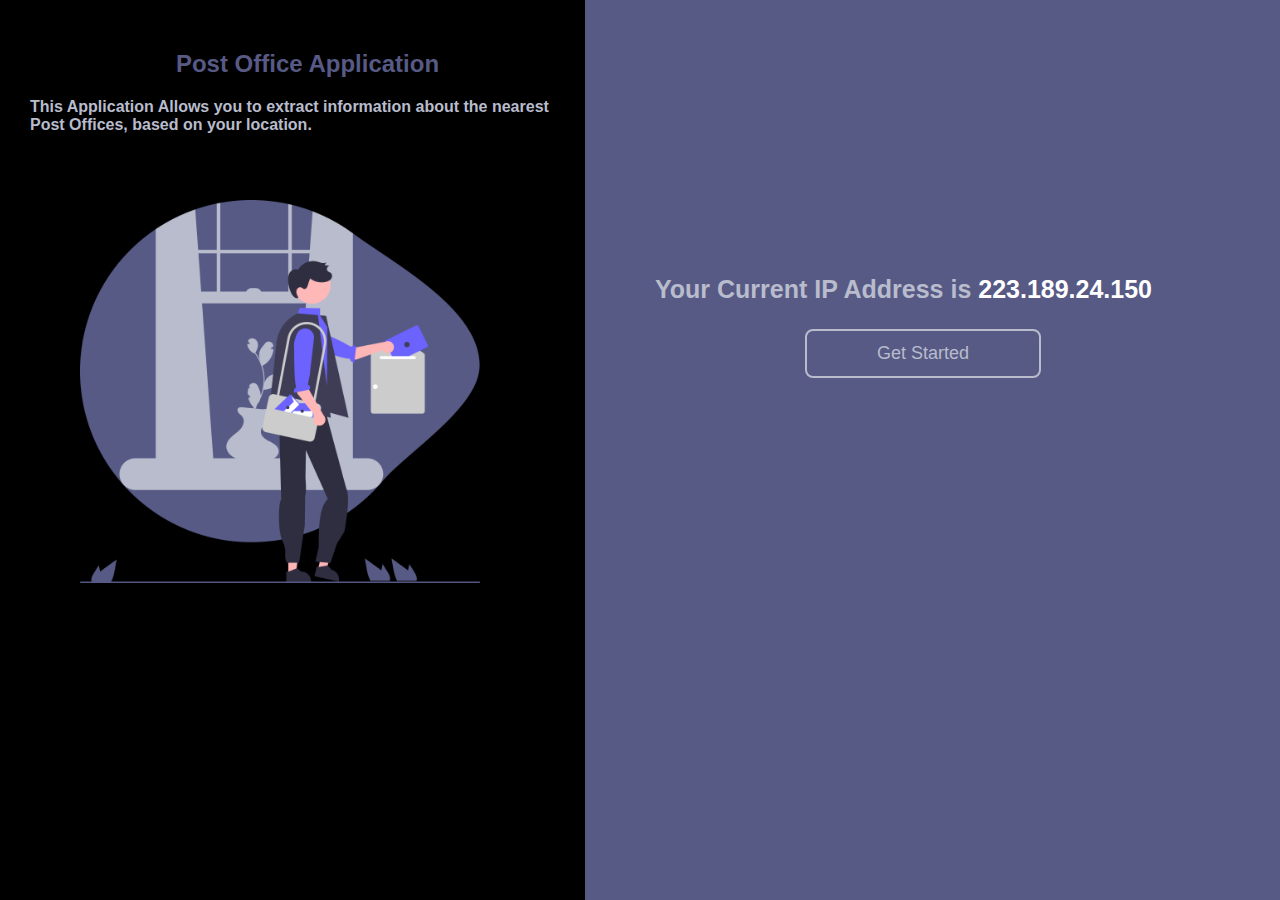
<file: front.html>
<html lang="en">
<head>
    <meta charset="UTF-8">
    <meta name="viewport" content="width=device-width, initial-scale=1.0">
    <title>User Location Map</title>
    <link rel="stylesheet" href="style.css">
</head>
<body class="f_body">
    <div class="left-half">
        <h2 class="f_h2">Post Office Application</h2>
        <p class="f_para">This Application Allows you to extract information about the nearest Post Offices, based on your location.</p>
        <img class="f_img" src="/Untitled.png" width="400px" alt="Image">
    </div>
    <div class="right-half">
        <p class="f_para">Your Current IP Address is <span class="f_ip" id="ipAddress"></span></p>
        <a href="index.html" target="_blank" class="get-started-btn">Get Started</a>
    </div>
    <script src="script.js"></script>
</body>
</html>
</file>
<file: style.css>
body {
    font-family: Arial, sans-serif;
    margin: 0;
    padding: 0;
  }

  .f_body {
    display: flex;
  }
  .left-half, .right-half {
    flex: 1;
  }
  .left-half {
    background-color: #000000;
    padding: 30px 0 30px 30px;
  }
  .right-half {
    background-color: #575A85;
    padding: 250px 70px;
    font-size: 25px;
  }  
  .f_h2 {
    color: #575A85;
  }
  .f_para {
    color: #B8BCCC;
    font-weight: bold;
  }
  .f_ip {
    color: #FFFFFF;
  }
  .ip {
    color: #B8BCCC;
  }
  .f_img {
    padding: 50px;
  }
  .get-started-btn {
    display: inline-block;
    text-decoration: none;
    background-color: #575A85;
    color: #B8BCCC;
    border-radius: 8px;
    padding: 12px 70px;
    margin-left: 150px;
    font-size: 18px;
    border: 2px solid #B8BCCC;
  }
  .get-started-btn:hover {
    background-color: #B8BCCC;
    color: #575A85;
  }
  .container {
    background-color: #575A85;
    height: 700px;
    margin-top: 0%;
    padding: 40px;
  }
  .top_cont {
    background-color: #000000;
    color: #5C5E66;
    padding: 30px 0 70px 40px;
    font-size: 28px;
    font-weight: bolder;
  }
  .last {
    padding-right: 300px;
  }
  .last1 {
    padding-right: 338px;
  }
  .span1 {
    margin-right: -75px;
  }
  h1 {
    text-align: center;
  }
  .para {
    display: flex;
    justify-content: space-between;
  }
  .info_cont {
    background-color: #000000;
    color: #5C5E66;
    padding-top: 40px;
  }
  h2 {
    color: #B8BCCC;
    text-align: center;
  }
  .h {
    margin-top: 0%;
    font-size: 35px;
    font-weight: bolder;
  }
  .parag {
    color: #5C5E66;
    font-size: 28px;
    padding-left: 40px;
    font-weight: bolder;
  }
  .nsp {
    color: #5C5E66;
    font-size: 28px;
    font-weight: normal;
  }
  .post {
    background-color: #575A85;
    color: #B8BCCC;
    padding: 10px 40px;
    font-size: 30px;
    font-weight: bolder;
    border-radius: 10px;
  }
  .grid-cont {
    display: grid;
    grid-template-columns: 565px 565px;
    gap: 50px;
    margin-left: 40px;
  }
  .search {
    background-color: #000000;
    color: #B8BCCC;
    font-size: 20px;
    padding: 12px;
    margin: 40px;
    padding-right: 920px;
    border-radius: 5px;
    border: 2px solid #575A85;
  }
</file>
